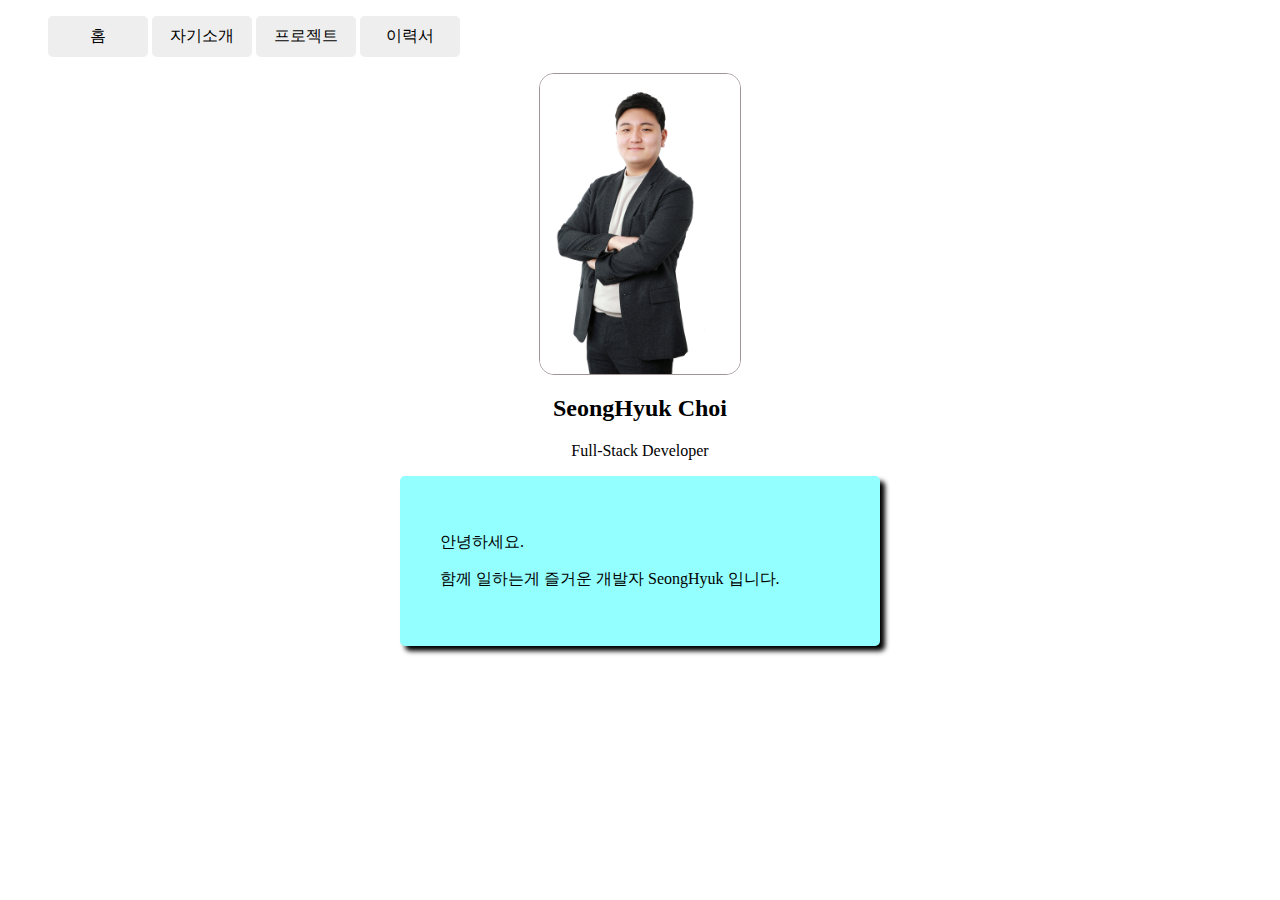
<file: index.html>
<!DOCTYPE html>
<html>
  <head>
    <meta charset="UTF-8" />
    <meta http-equiv="X-UA-Compatible" content="IE=edge" />
    <meta name="viewport" content="width=device-width, initial-scale=1.0" />

    <link href="./css/main.css" rel="stylesheet" />

    <title>Resume</title>
  </head>
  <body>
    <nav>
      <ul class="navbar">
        <li><a href="#">홈</a></li>
        <li><a href="#">자기소개</a></li>
        <li><a href="#">프로젝트</a></li>
        <li><a href="#">이력서</a></li>
      </ul>
    </nav>

    <img src="./image/profileImg.jpeg" class="profileImg" />
    <h2 class="title">SeongHyuk Choi</h2>
    <p class="role">Full-Stack Developer</p>
    <div class="box">
      <p>안녕하세요.</p>
      <p>함께 일하는게 즐거운 개발자 <span>SeongHyuk</span> 입니다.</p>
    </div>
  </body>
</html>
</file>
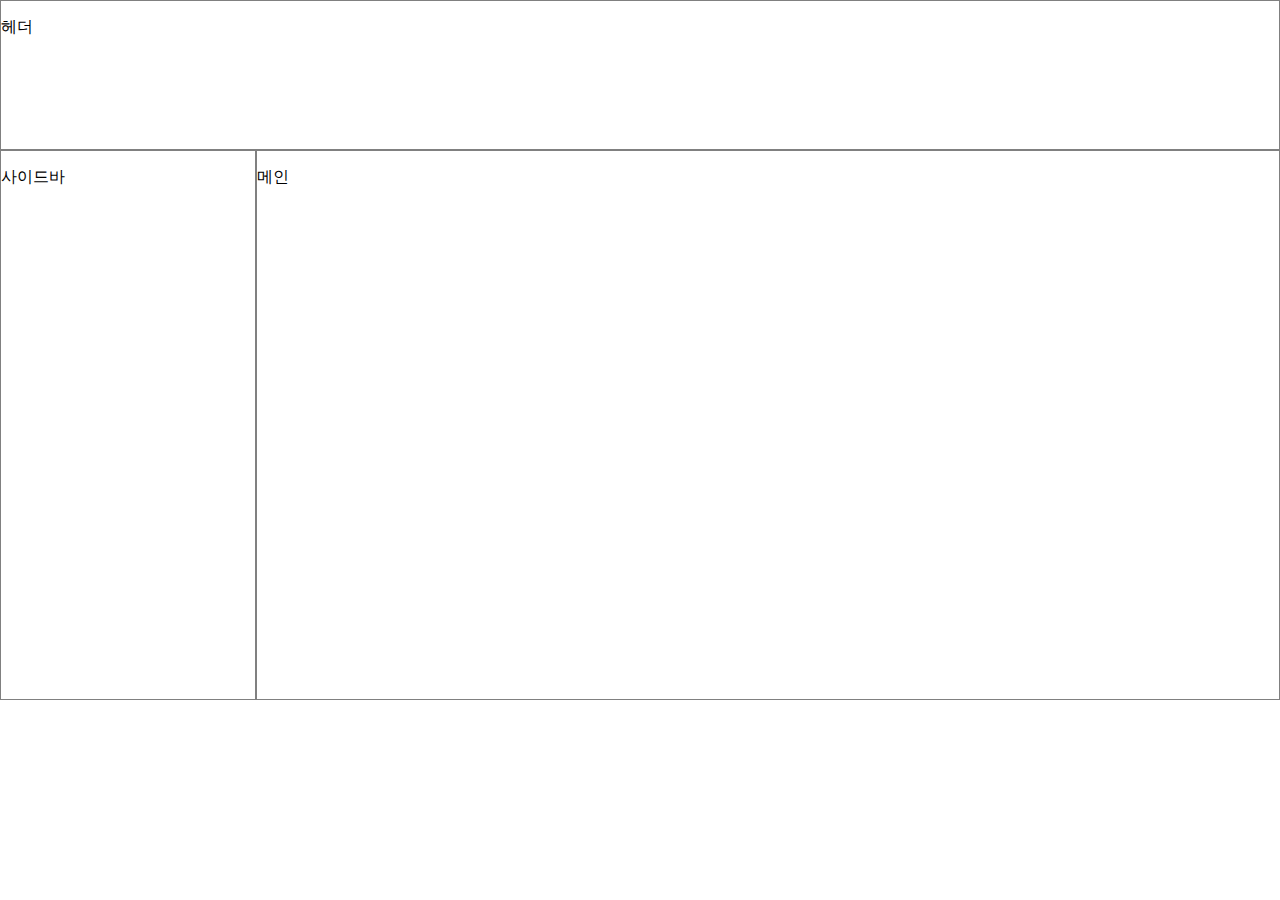
<file: grid_layout.html>
<!DOCTYPE html>
<html lang="en">
  <head>
    <meta charset="UTF-8" />
    <meta http-equiv="X-UA-Compatible" content="IE=edge" />
    <meta name="viewport" content="width=device-width, initial-scale=1.0" />
    <title>Document</title>

    <link href="./css/grid_layout.css" rel="stylesheet" />
  </head>
  <body>
    <div class="grid-container">
      <div class="grid-nav"><p>헤더</p></div>
      <div class="grid-side"><p>사이드바</p></div>
      <div class="grid-main"><p>메인</p></div>
    </div>
  </body>
</html>
</file>
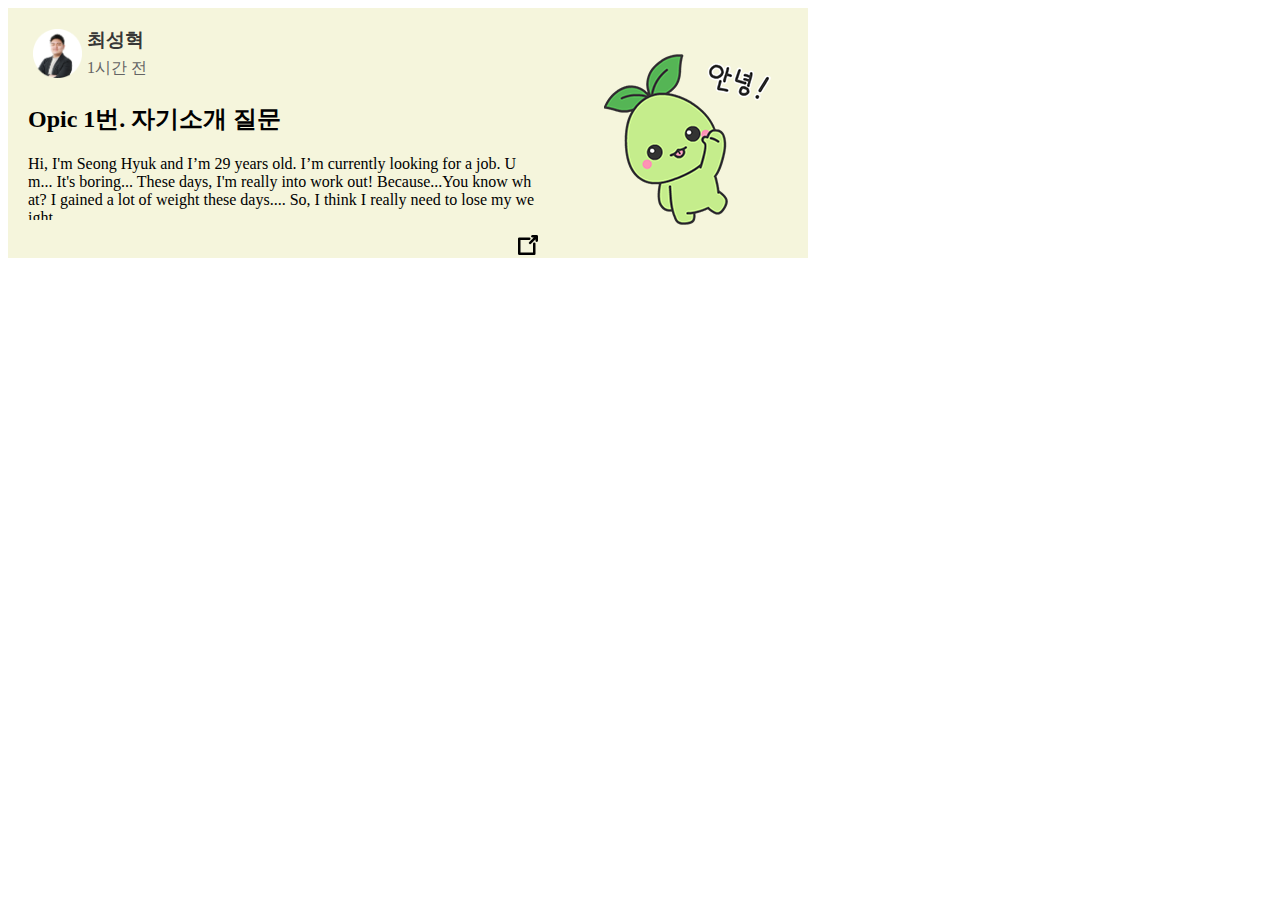
<file: homework_1.html>
<!DOCTYPE html>
<html>
  <head>
    <meta charset="UTF-8" />
    <meta http-equiv="X-UA-Compatible" content="IE=edge" />
    <meta name="viewport" content="width=device-width, initial-scale=1.0" />
    <link href="./css/main.css" rel="stylesheet" />
    <title>Document</title>
  </head>
  <body>
    <div class="container">
      <div class="left">
        <div class="profile">
          <img src="./image/profileImg_circle.png" class="profile_img" />
          <div class="idTime">
            <h3 class="id">최성혁</h3>
            <p class="time">1시간 전</p>
          </div>
        </div>
        <div class="post">
          <h2 class="postTitle">Opic 1번. 자기소개 질문</h2>
          <div class="contentBox">
            <p class="postContent">
              Hi, I'm Seong Hyuk and I’m 29 years old. I’m currently looking for
              a job. Um... It's boring... These days, I'm really into work out!
              Because...You know what? I gained a lot of weight these days....
              So, I think I really need to lose my weight.
            </p>
          </div>
          <img src="./image/icon_share.png" class="share" />
        </div>
      </div>

      <div class="right">
        <img src="./image/mococo.png" class="postImg" />
      </div>
    </div>
  </body>
</html>
</file>
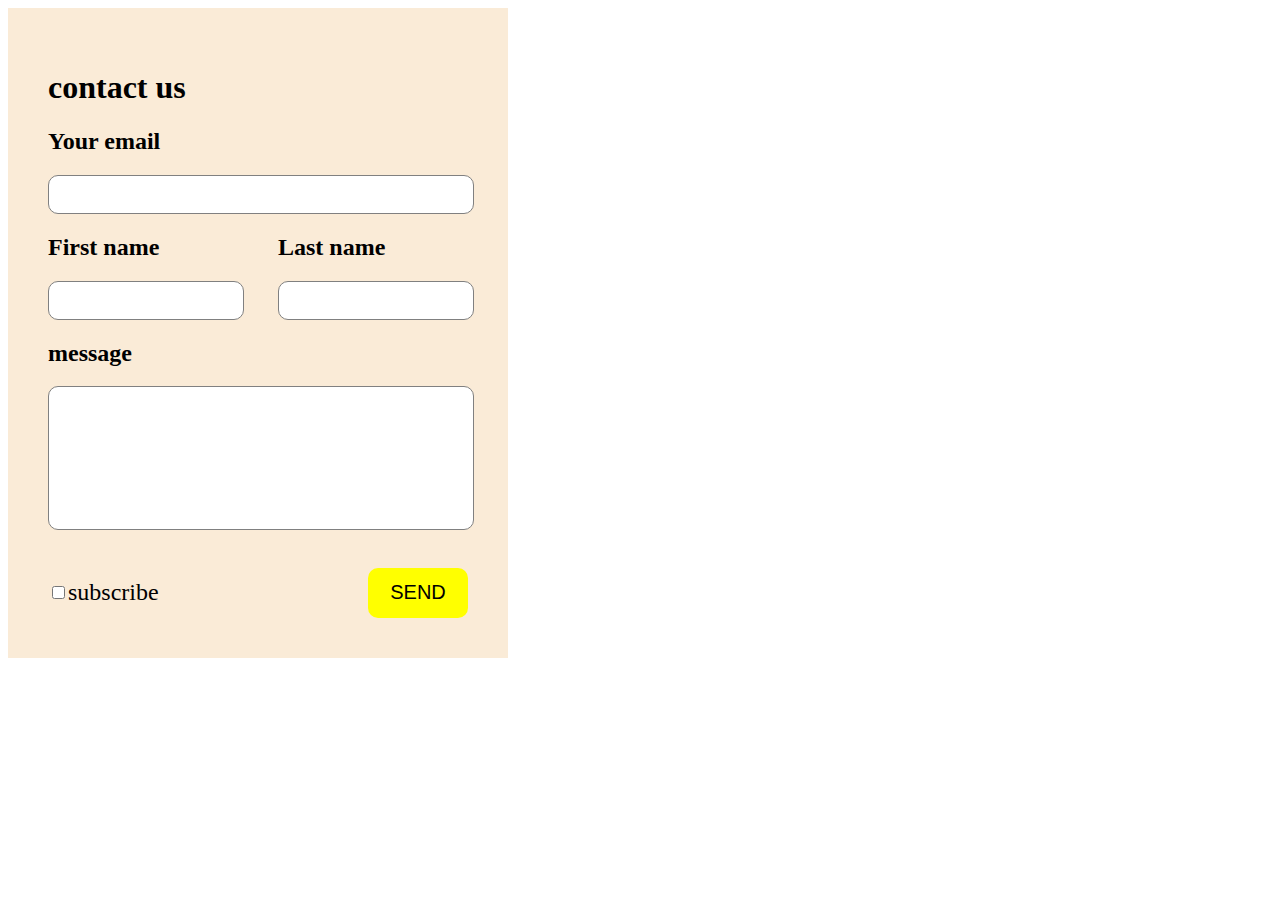
<file: homework_2.html>
<!DOCTYPE html>
<html>
  <head>
    <meta charset="UTF-8" />
    <meta http-equiv="X-UA-Compatible" content="IE=edge" />
    <meta name="viewport" content="width=device-width, initial-scale=1.0" />
    <title>Homework 2</title>

    <link href="./css/homework2.css" rel="stylesheet">
  </head>
  <body>
    <div class="container">
      <div class="title">
        <h1>contact us</h1></div>
        <div class="emailbox">
        <h2>Your email</h2>
        <input type="email" class="inputEmail">
        </div>
        <div class="namebox">
        <div class="firstbox">
            <h2>First name</h2>
            <input type="text" class="inputName">
            </div>
        <div class="lastbox">
            <h2>Last name</h2>
            <input type="text" class="inputName">
            </div>
        </div>
        <div class="messagebox">
        <h2>message</h2>
        <input type="" class="inputmessage"></div>
        <div class="formbox">
            <div style="float: left; display: flex; align-items: center;">
                <input id="sub" type="checkbox" class="checksub">
                <label for="sub" style="font-size:24px;">subscribe</label>
            </div>
            <div style="float: right;">
                <button type="submit" class="sendbutton">SEND</button>
            </div>
        </div>
      </div>
  </body>
</html>
</file>
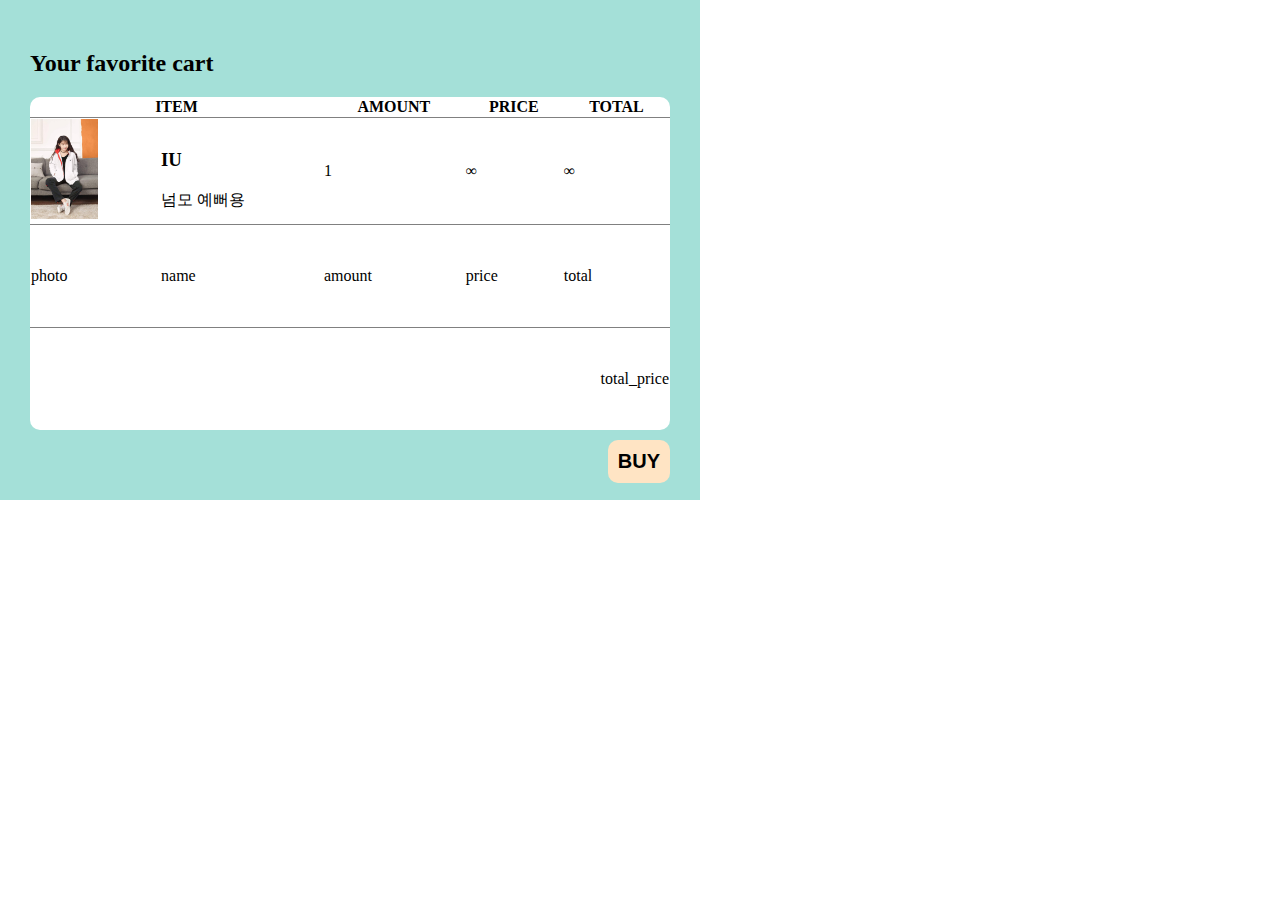
<file: homework_3.html>
<!DOCTYPE html>
<html>
  <head>
    <meta charset="UTF-8" />
    <meta http-equiv="X-UA-Compatible" content="IE=edge" />
    <meta name="viewport" content="width=device-width, initial-scale=1.0" />
    <title>homework3</title>
    <link href="css/homework_3.css" rel="stylesheet" />
  </head>
  <body>
    <div class="container">
      <h2>Your favorite cart</h2>
      <div class="tablebox">
        <table>
          <tr>
            <th colspan="2">ITEM</th>
            <th>AMOUNT</th>
            <th>PRICE</th>
            <th>TOTAL</th>
          </tr>
          <tr class="nt">
            <td>
              <img
                src="./image/KakaoTalk_Image_2022-03-06-14-14-31_001.jpeg"
                class="productImg"
              />
            </td>
            <td>
              <h3>IU</h3>
              <span>넘모 예뻐용</span>
            </td>
            <td><span>1</span></td>
            <td>∞</td>
            <td>∞</td>
          </tr>
          <tr class="nt">
            <td>photo</td>
            <td>name</td>
            <td>amount</td>
            <td>price</td>
            <td>total</td>
          </tr>
          <tr class="nt">
            <td colspan="5" align="right">total_price</td>
          </tr>
        </table>

        <button type="submit" class="btn">BUY</button>
      </div>
    </div>
  </body>
</html>
</file>
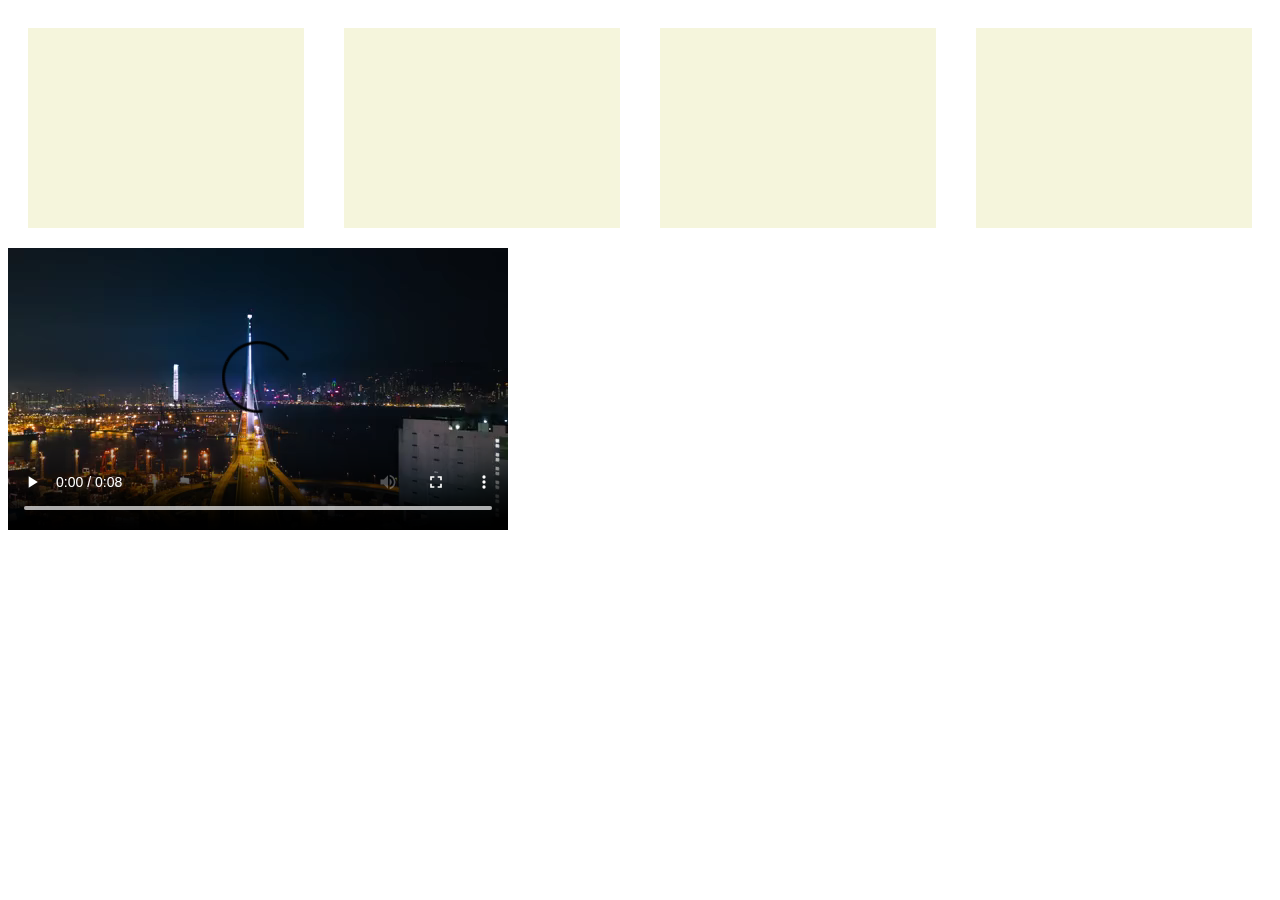
<file: homework_4.html>
<!DOCTYPE html>
<html>
  <head>
    <meta charset="UTF-8" />
    <meta http-equiv="X-UA-Compatible" content="IE=edge" />
    <meta name="viewport" content="width=device-width, initial-scale=1.0" />
    <title>Document</title>

    <link href="./css/homework_4.css" rel="stylesheet" />
  </head>
  <body>
    <div class="container">
      <div class="box"></div>
      <div class="box"></div>
      <div class="box"></div>
      <div class="box"></div>
    </div>

    <video controls>
      <source src="./image/bridge.mp4" type="video/mp4" /></video
    ><br />
  </body>
</html>
</file>
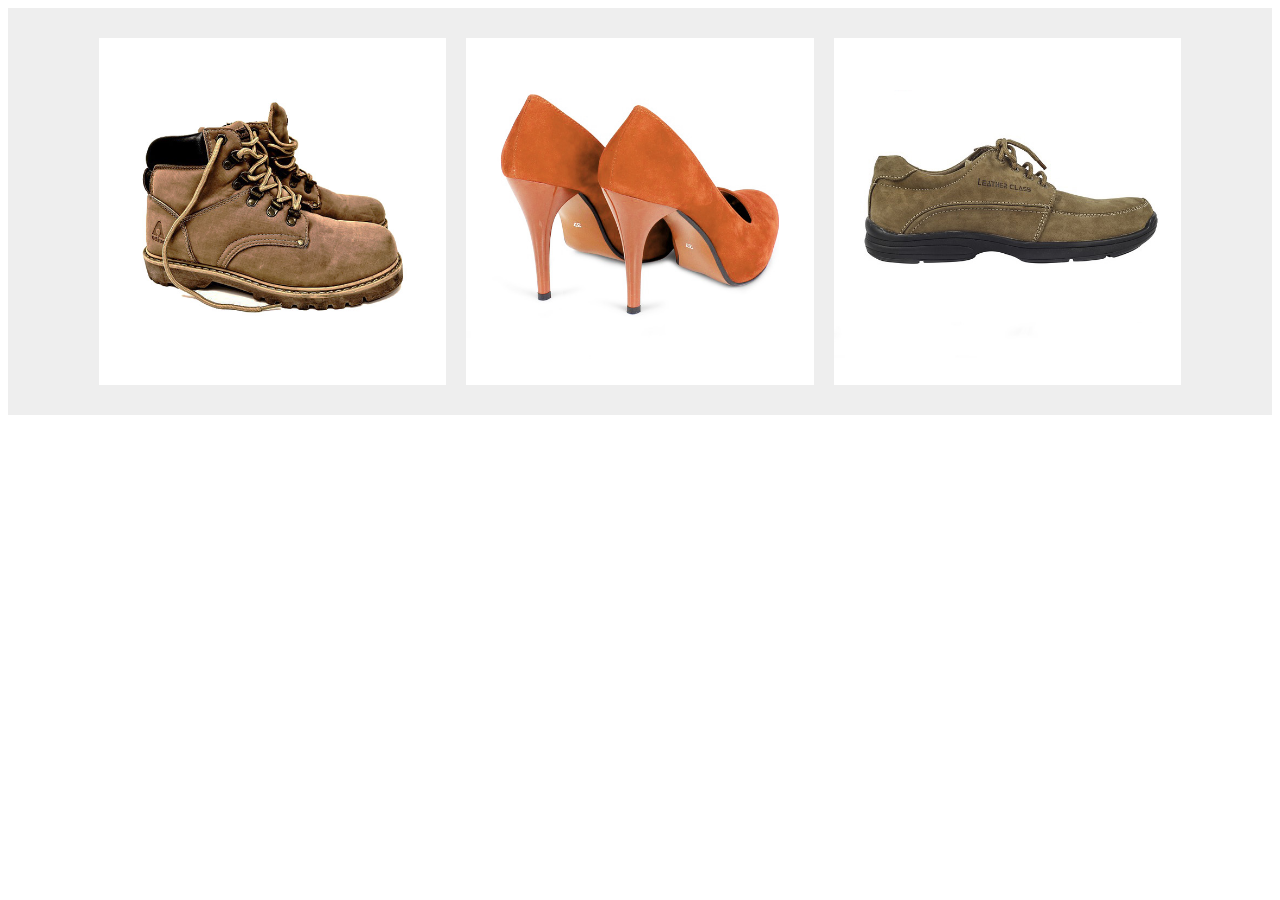
<file: homework_5.html>
<!DOCTYPE html>
<html>
  <head>
    <meta charset="UTF-8" />
    <meta http-equiv="X-UA-Compatible" content="IE=edge" />
    <meta name="viewport" content="width=device-width, initial-scale=1.0" />
    <title>Document</title>

    <link href="./css/homework_5.css" rel="stylesheet" />
  </head>
  <body>
    <div class="shop-bg">
      <div class="shop-container">
        <div class="shop-item">
          <div style="position: relative">
            <div class="overlay"></div>
            <img src="./image/product1.jpeg" />
          </div>
        </div>
        <div class="shop-item">
          <img src="./image/product2.jpeg" />
        </div>
        <div class="shop-item">
          <img src="./image/product3.jpeg" />
        </div>
      </div>
    </div>
  </body>
</html>
</file>
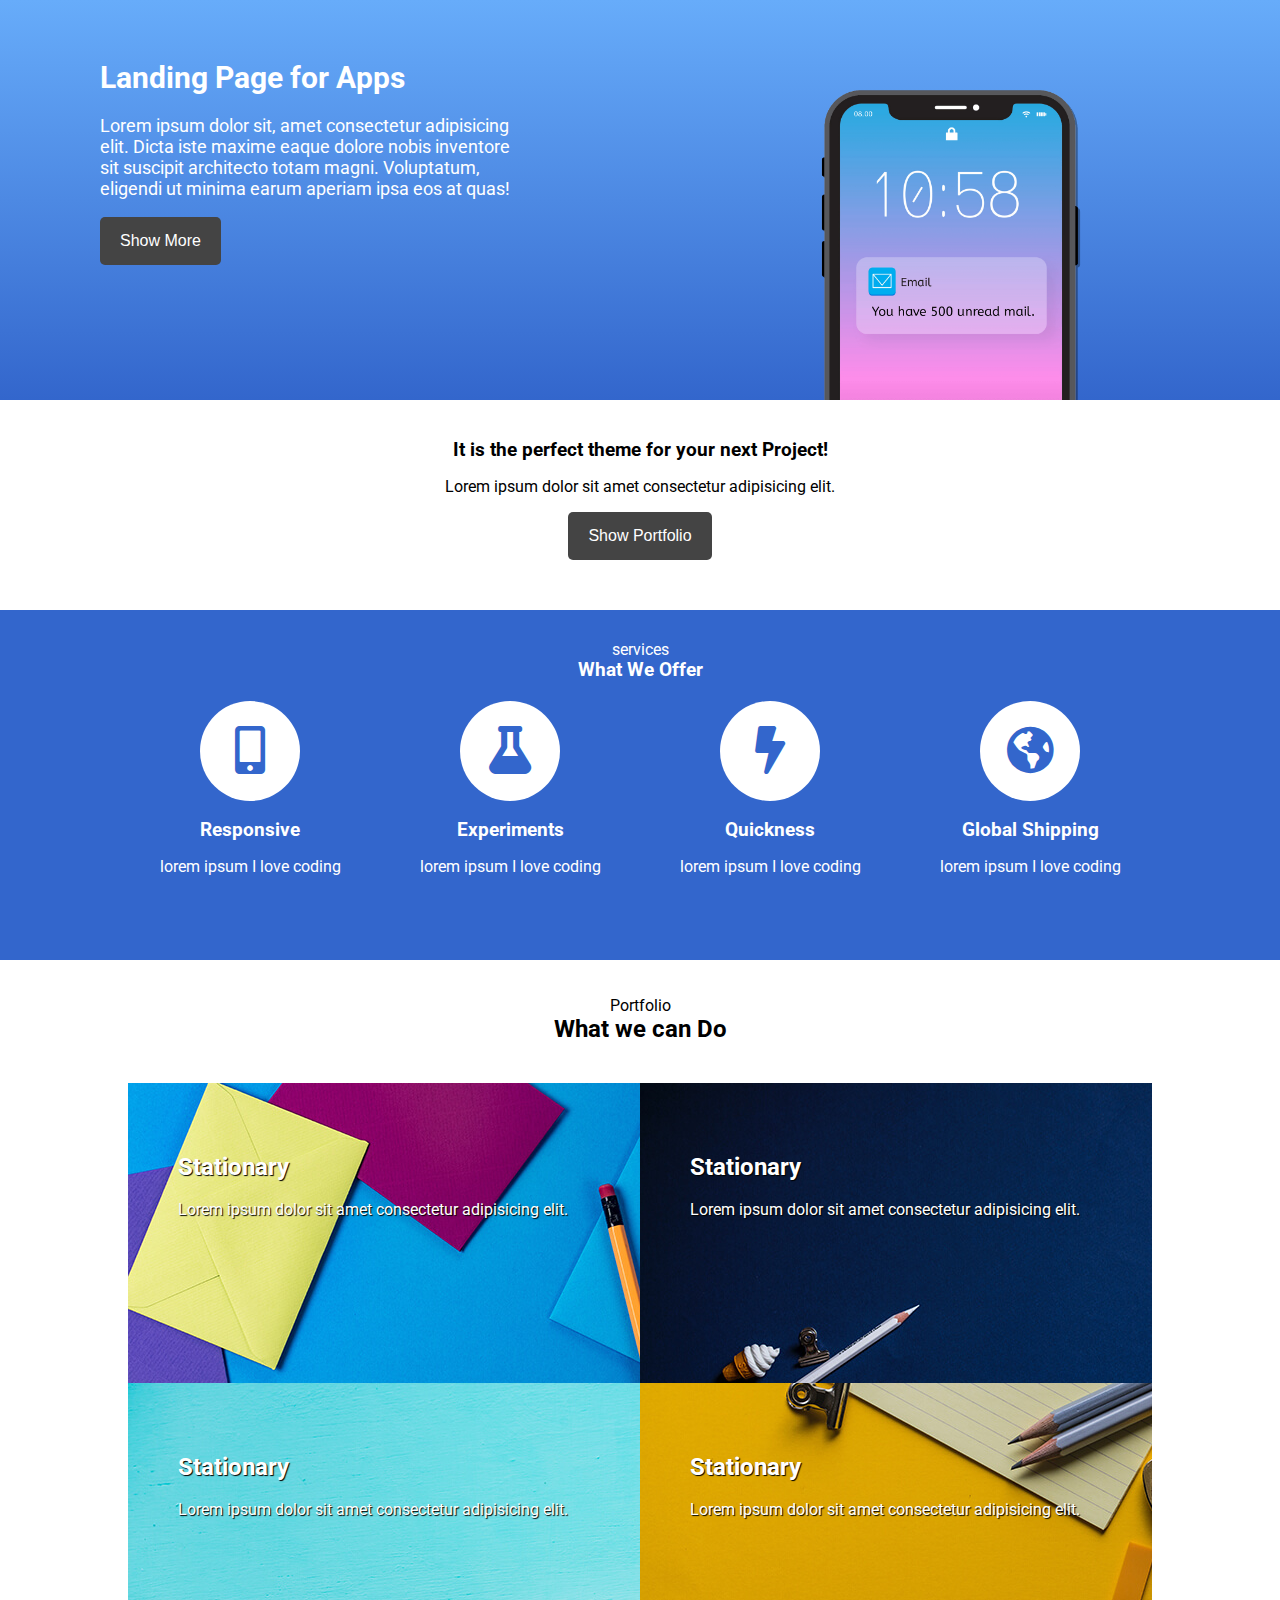
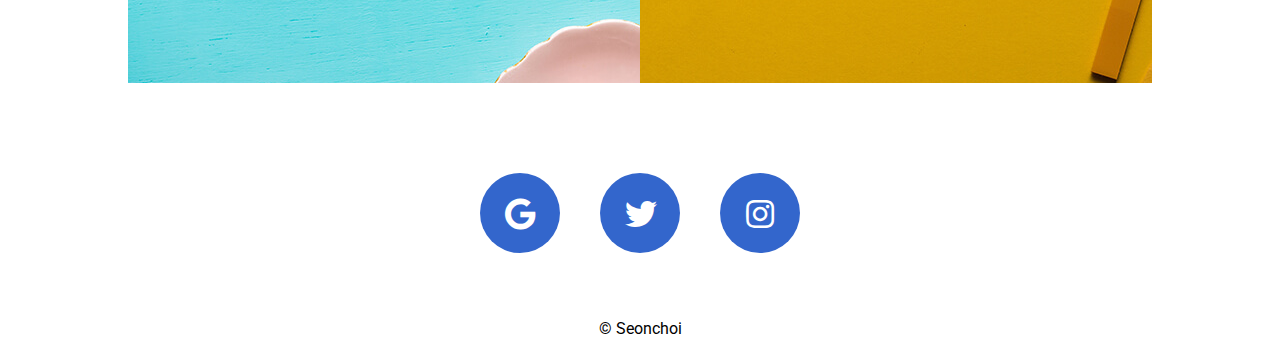
<file: landing_page.html>
<!DOCTYPE html>
<html>
  <head>
    <meta charset="UTF-8" />
    <meta http-equiv="X-UA-Compatible" content="IE=edge" />
    <meta name="viewport" content="width=device-width, initial-scale=1.0" />
    <title>Landing Page</title>
    <link href="./css/landing_page.css" rel="stylesheet" />
    <link
      rel="stylesheet"
      href="https://cdnjs.cloudflare.com/ajax/libs/font-awesome/5.15.4/css/all.min.css"
    />
  </head>
  <body>
    <div class="title_box">
      <div class="title_text">
        <h1 style="font-size: 30px">Landing Page for Apps</h1>
        <p style="font-size: 18px">
          Lorem ipsum dolor sit, amet consectetur adipisicing elit. Dicta iste
          maxime eaque dolore nobis inventore sit suscipit architecto totam
          magni. Voluptatum, eligendi ut minima earum aperiam ipsa eos at quas!
        </p>
        <button class="black_btn">Show More</button>
      </div>
      <div class="title_img">
        <img src="./image/iphone.png" class="iphone" />
      </div>
    </div>

    <div class="post_box">
      <h3 style="margin-bottom: 0px">
        It is the perfect theme for your next Project!
      </h3>
      <p>Lorem ipsum dolor sit amet consectetur adipisicing elit.</p>
      <button class="black_btn">Show Portfolio</button>
    </div>
    <div class="icon_container">
      <div class="s_text">
        <p style="margin: 0; text-align: center">services</p>
        <h3 style="margin: 0 0 20px 0; text-align: center">What We Offer</h3>
      </div>
      <div class="img_box">
        <div class="icon_box">
          <i class="fas fa-mobile-alt fa-3x"></i>
          <h3>Responsive</h3>
          <p>lorem ipsum I love coding</p>
        </div>
        <div class="icon_box">
          <i class="fas fa-flask fa-3x"></i>
          <h3>Experiments</h3>
          <p>lorem ipsum I love coding</p>
        </div>
        <div class="icon_box">
          <i class="fas fa-bolt fa-3x"></i>
          <h3>Quickness</h3>
          <p>lorem ipsum I love coding</p>
        </div>
        <div class="icon_box">
          <i class="fas fa-globe-americas fa-3x"></i>
          <h3>Global Shipping</h3>
          <p>lorem ipsum I love coding</p>
        </div>
      </div>
    </div>
    <div class="portfolio_title">
      <p>Portfolio</p>
      <h2>What we can Do</h2>
    </div>
    <div class="img_container">
      <div class="border_box">
        <div class="white-box"></div>
        <div
          class="img_set"
          style="background-image: url(./image/portfolio-1.jpeg)"
        >
          <h2>Stationary</h2>
          <p>Lorem ipsum dolor sit amet consectetur adipisicing elit.</p>
        </div>
      </div>

      <div class="border_box">
        <div class="white-box"></div>
        <div
          class="img_set"
          style="background-image: url(./image/portfolio-2.jpeg)"
        >
          <h2>Stationary</h2>
          <p>Lorem ipsum dolor sit amet consectetur adipisicing elit.</p>
        </div>
      </div>

      <div class="border_box">
        <div class="white-box"></div>
        <div
          class="img_set"
          style="background-image: url(./image/portfolio-3.jpeg)"
        >
          <h2>Stationary</h2>
          <p>Lorem ipsum dolor sit amet consectetur adipisicing elit.</p>
        </div>
      </div>

      <div class="border_box">
        <div class="white-box"></div>
        <div
          class="img_set"
          style="background-image: url(./image/portfolio-4.jpeg)"
        >
          <h2>Stationary</h2>
          <p>Lorem ipsum dolor sit amet consectetur adipisicing elit.</p>
        </div>
      </div>
    </div>

    <footer>
      <i class="fab fa-google fa-2x"></i>
      <i class="fab fa-twitter fa-2x"></i>
      <i class="fab fa-instagram fa-2x"></i>
    </footer>
    <p style="text-align: center">© Seonchoi</p>
  </body>
</html>
</file>
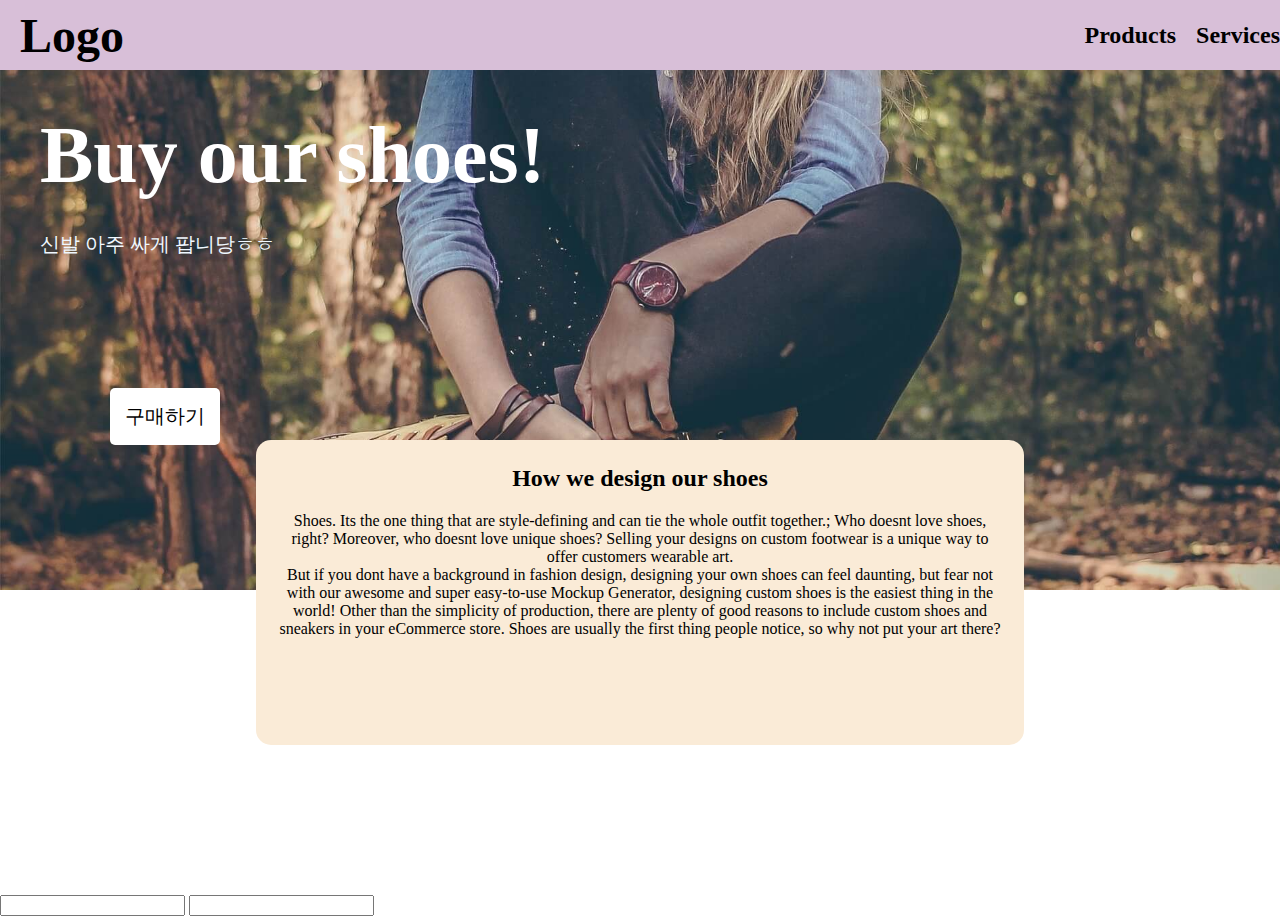
<file: layout_2.html>
<!DOCTYPE html>
<html>
  <head>
    <meta charset="UTF-8" />
    <meta http-equiv="X-UA-Compatible" content="IE=edge" />
    <meta name="viewport" content="width=device-width, initial-scale=1.0" />
    <title>Document</title>

    <link href="./css/layout.css" rel="stylesheet" />
  </head>
  <body style="margin: 0">
    <nav>
      <div class="nav logo"><h1>Logo</h1></div>
      <div style="flex-grow: 1"></div>
      <div class="nav item">
        <h2>Products</h2>
      </div>
      <div class="nav item">
        <h2>Services</h2>
      </div>
    </nav>

    <div class="main-background">
      <h4 class="main-title">Buy our shoes!</h4>
      <p class="main-post">신발 아주 싸게 팝니당ㅎㅎ</p>
      <button class="main-button">구매하기</button>
    </div>
    <div class="under_box">
      <h2 class="small_title">How we design our shoes</h2>
      <p class="small_text">
        Shoes. Its the one thing that are style-defining and can tie the whole
        outfit together.; Who doesnt love shoes, right? Moreover, who doesnt
        love unique shoes? Selling your designs on custom footwear is a unique
        way to offer customers wearable art.<br />
        But if you dont have a background in fashion design, designing your own
        shoes can feel daunting, but fear not with our awesome and super
        easy-to-use Mockup Generator, designing custom shoes is the easiest
        thing in the world! Other than the simplicity of production, there are
        plenty of good reasons to include custom shoes and sneakers in your
        eCommerce store. Shoes are usually the first thing people notice, so why
        not put your art there?
      </p>
    </div>

    <form>
      <input type="text" />
      <input type="email" />
    </form>
  </body>
</html>
</file>
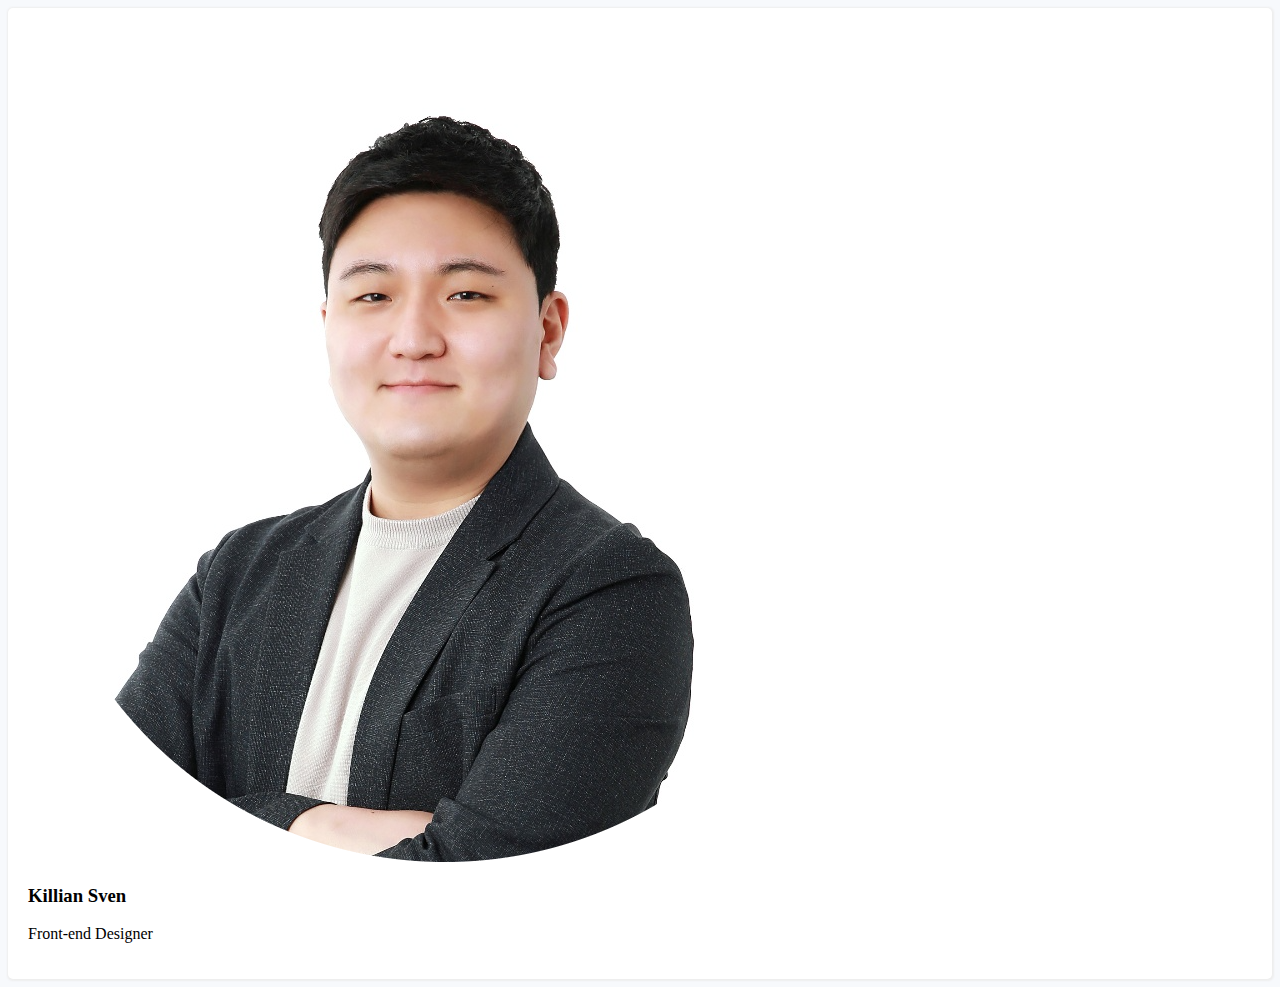
<file: portfolio_1.html>
<!DOCTYPE html>
<html lang="en">
  <head>
    <meta charset="utf-8" />
    <meta name="viewport" content="width=device-width, initial-scale=1" />

    <link
      href="https://cdn.jsdelivr.net/npm/bootstrap@5.1.3/dist/css/bootstrap.min.css"
      rel="stylesheet"
      integrity="sha384-1BmE4kWBq78iYhFldvKuhfTAU6auU8tT94WrHftjDbrCEXSU1oBoqyl2QvZ6jIW3"
      crossorigin="anonymous"
    />
    <link href="./css/portfolio_1.css" rel="stylesheet" />

    <title>Portfolio_1</title>
  </head>

  <body style="background: #f7f9fc">
    <div class="container white_box">
      <div class="row">
        <div class="col">
          <div class="d-flex">
            <div class="flex-shrink-0">
              <img src="./image/profileImg_circle.png" />
            </div>
            <div class="flex-grow-1 ms-3">
              <h3>Killian Sven</h3>
              <p>Front-end Designer</p>
            </div>
          </div>
        </div>
        <div class="col"></div>
      </div>
    </div>
    <script
      src="https://cdn.jsdelivr.net/npm/bootstrap@5.1.3/dist/js/bootstrap.bundle.min.js"
      integrity="sha384-ka7Sk0Gln4gmtz2MlQnikT1wXgYsOg+OMhuP+IlRH9sENBO0LRn5q+8nbTov4+1p"
      crossorigin="anonymous"
    ></script>
  </body>
</html>
</file>
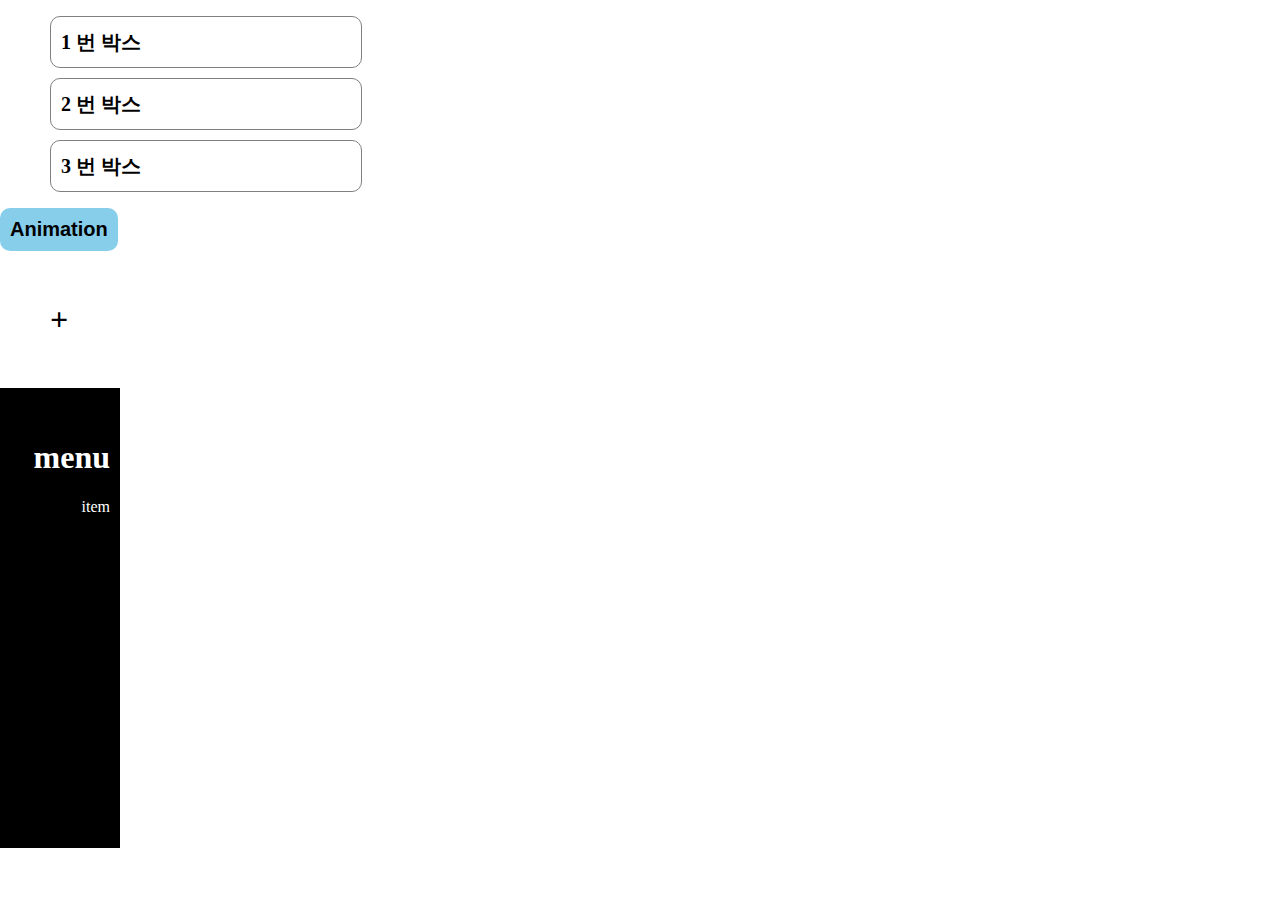
<file: prac_sass.html>
<!DOCTYPE html>
<html lang="en">
  <head>
    <meta charset="UTF-8" />
    <meta http-equiv="X-UA-Compatible" content="IE=edge" />
    <meta name="viewport" content="width=device-width, initial-scale=1.0" />
    <title>Document</title>
    <link href="./css/prac_sass.css" rel="stylesheet" />
  </head>
  <body>
    <ul class="list">
      <li>1 번 박스</li>
      <li>2 번 박스</li>
      <li>3 번 박스</li>
    </ul>

    <button class="ani-button">Animation</button>

    <br />

    <h1 class="ani-plus">+</h1>

    <div class="ani-menu">
      <h1>menu</h1>
      <p>item</p>
    </div>
  </body>
</html>
</file>
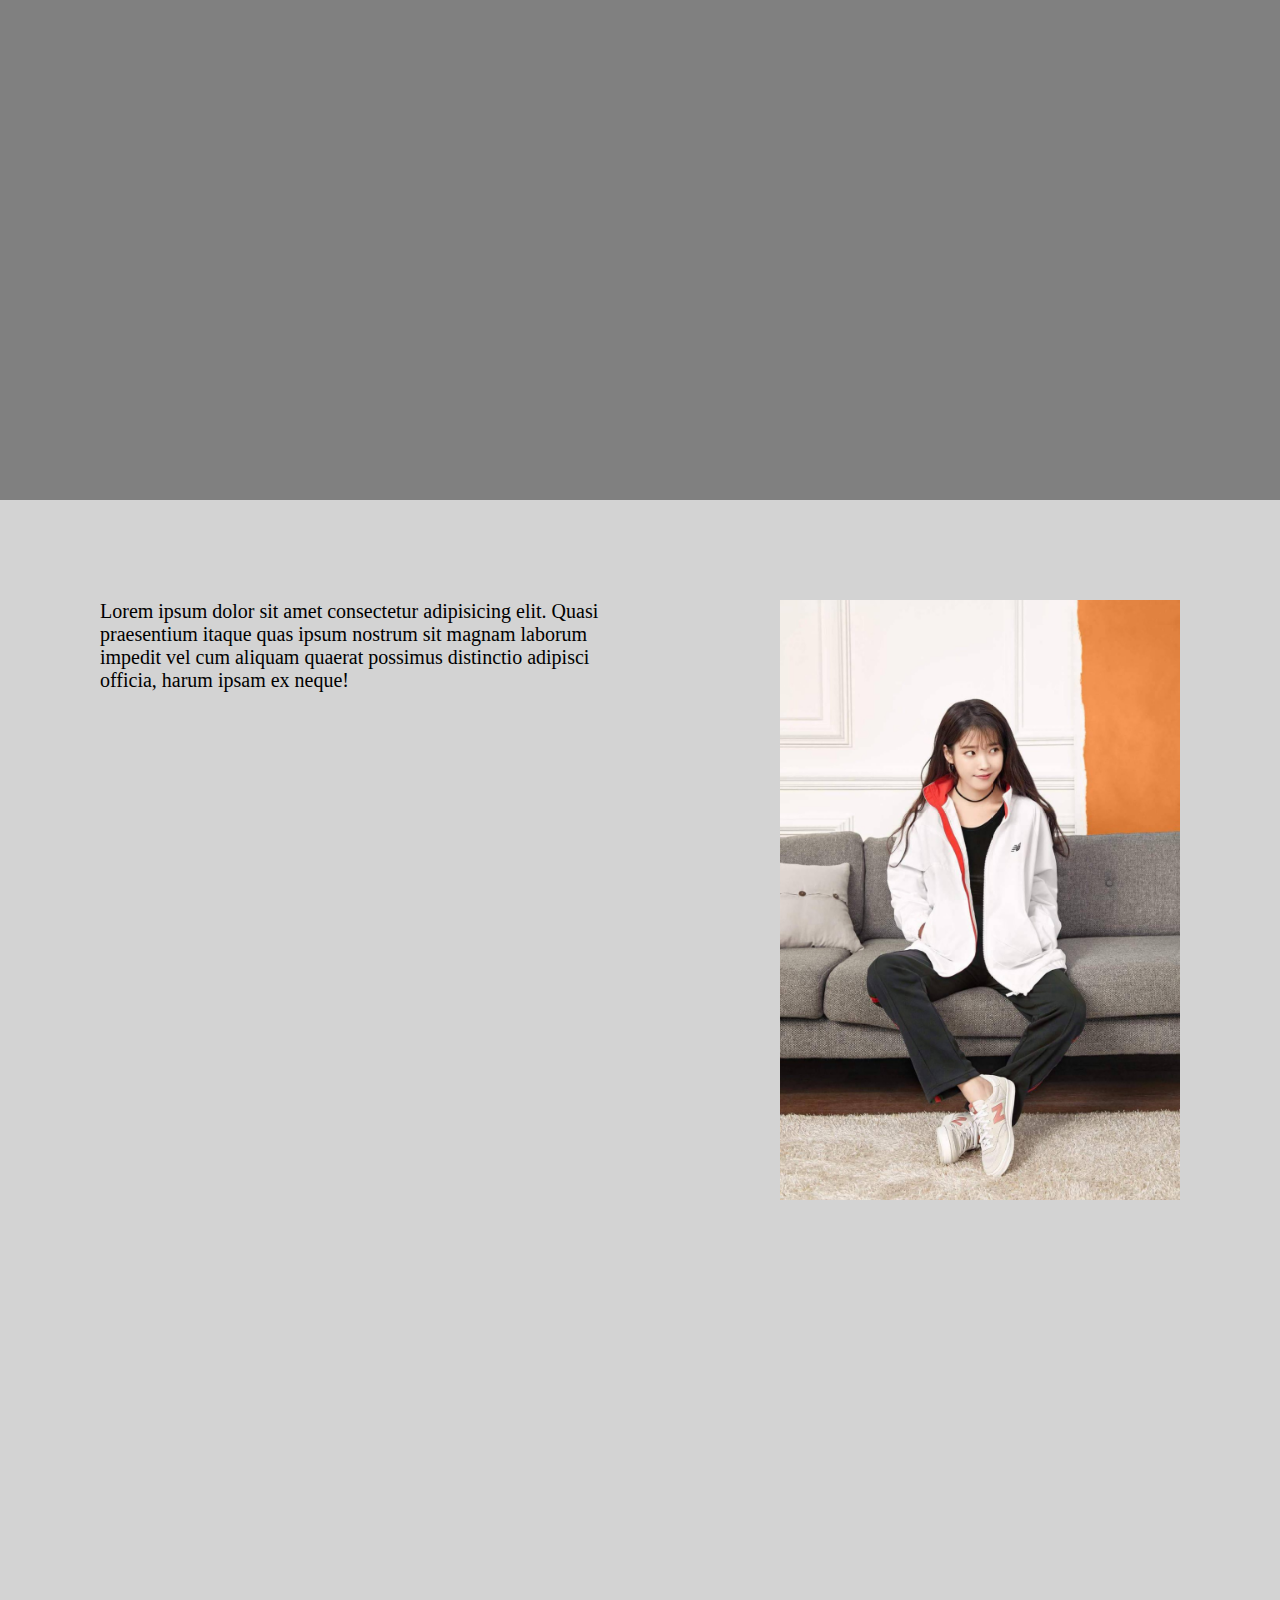
<file: sticky.html>
<!DOCTYPE html>
<html lang="en">
  <head>
    <meta charset="UTF-8" />
    <meta http-equiv="X-UA-Compatible" content="IE=edge" />
    <meta name="viewport" content="width=device-width, initial-scale=1.0" />
    <title>Document</title>
    <link href="./css/sticky.css" rel="stylesheet" />
  </head>
  <body style="background: grey; height: 3000px">
    <div class="grey">
      <div class="image">
        <img
          src="./image/KakaoTalk_Image_2022-03-06-14-14-31_001.jpeg"
          width="100%"
        />
      </div>
      <div class="text">
        Lorem ipsum dolor sit amet consectetur adipisicing elit. Quasi
        praesentium itaque quas ipsum nostrum sit magnam laborum impedit vel cum
        aliquam quaerat possimus distinctio adipisci officia, harum ipsam ex
        neque!
      </div>
    </div>
  </body>
</html>
</file>
<file: css/main.css>
.profileImg {
  width: 200px;
  display: block;
  margin-left: auto;
  margin-right: auto;
  border: 1px solid rgb(161, 147, 147);
  border-radius: 15px;
}

.title {
  text-align: center;
}

.role {
  text-align: center;
}

.box {
  width: 400px;
  background-color: rgb(148, 255, 255);
  margin: 10px;
  padding: 40px;
  border-radius: 5px;
  margin-left: auto;
  margin-right: auto;
  box-shadow: 5px 5px 5px;
}

.container {
  width: 800px;
  height: 250px;
  background-color: beige;
}

.left {
  width: 540px;
  height: 240px;
  float: left;
  margin: 5px;
}

.right {
  width: 240px;
  height: 240px;
  float: left;
  margin: 5px;
  display: flex;
  align-items: center;
  justify-content: center;
}

.profile {
  margin: 5px;
  width: 530px;
  height: 70px;
  display: flex;
  align-items: center;
}

.profile_img {
  height: 70%;
  margin: 5px;
  margin-left: 15px;
}

.post {
  margin: 5px;
  width: 530px;
  height: 155px;
  word-break: break-all;
}

.postTitle {
  margin: 0;
  padding: 10px;
}

.contentBox {
  width: 100%;
  height: 75px;
  overflow-y: auto;
}

.postContent {
  margin: 0;
  padding: 10px;
}

.id {
  color: rgb(55, 55, 55);
  margin: 5px 0;
}

.time {
  color: rgb(100, 100, 100);
  margin: 5px 0;
}

.share {
  width: 20px;
  height: 20px;
  float: right;
  margin-right: 10px;
  margin-top: 15px;
}

.postImg {
  width: auto;
  height: auto;
}

.navbar li {
  display: inline-block;
  width: 80px;
  text-align: center;
  background-color: #eee;
  padding: 10px;
  border-radius: 5px;
}

.navbar > li > a {
  color: black;
  font-size: 16px;
  text-decoration-line: none;
}
</file>
<file: css/grid_layout.css>
body {
  margin: 0;
}

div {
  box-sizing: border-box;
}

.grid-container {
  display: grid;
  height: 700px;
  grid-template-columns: 1fr 1fr 1fr 1fr 1fr;
  grid-template-rows: 150px 1fr;
  grid-template-areas: "nav nav nav nav nav" "side main main main main";
}

.grid-container div {
  border: 1px solid grey;
}

.grid-nav {
  grid-area: nav;
}

.grid-side {
  grid-area: side;
}

.grid-main {
  grid-area: main;
}

@media screen and (max-width: 768px) {
  .grid-container {
    display: grid;
    height: 700px;
    grid-template-columns: 1fr;
    grid-template-rows: 150px 1fr 1fr;
    grid-template-areas: "nav" "side" "main";
  }
}/*# sourceMappingURL=grid_layout.css.map */
</file>
<file: css/homework2.css>
div {
    box-sizing: border-box;
}
.container {
    width: 500px;
    height : 650px;
    background-color: antiquewhite;
    padding:40px;
}

.title {
}

.inputEmail {
    border: 1px solid gray;
    width:100%;
    height : 35px;
    border-radius: 10px;
}

.firstbox {
    width:50%;
    padding-right: 20px;
    float: left;
}

.lastbox {
    width:50%;
    padding-left: 20px;
    float: left;
}

.inputName {
    border: 1px solid gray;
    width:100%;
    height:35px;
    border-radius: 10px;
}

.messagebox {
    width:100%;
    height: 40%;
}

.namebox::after{
   content:'';
   display:block;
   clear:both;
}

.inputmessage {
    border: 1px solid gray;
    width:100%;
    height:140px;
    border-radius: 10px;
}

.checksub {
    float: left;
}

.formbox {
    
  display: flex;
    align-items: center;
  justify-content: space-between;
}

.sendbutton {
    font-size: 20px;
    width:100px;
    height: 50px;
    background-color: yellow;
    border: 0px;
    border-radius: 10px;
}
</file>
<file: css/homework_3.css>
div {
  box-sizing: border-box;
}

body {
  margin: 0;
}

.container {
  width: 700px;
  height: 500px;
  padding: 30px;
  background-color: rgb(164, 224, 216);
}

td {
  height: 100px;
}

table {
  width: 100%;
  height: auto;
  background-color: white;
  border-collapse: collapse;
  border-radius: 10px;
}

.productImg {
  height: 100%;
  object-fit: cover;
}

.nt {
  border-top: 1px gray solid;
}

.tablebox {
  width: 100%;
  height: 100%;
  border-radius: 15px;
}

.btn {
  float: right;
  margin-top: 10px;
  padding: 10px;
  border: none;
  border-radius: 10px;
  font-size: 20px;
  font-weight: bold;
  background-color: bisque;
  cursor: pointer;
}

.btn:hover {
  background-color: burlywood;
}

.btn:active {
  background-color: brown;
}
</file>
<file: css/homework_4.css>
.container {
  display: flex;
  justify-content: center;
}

.box {
  width: 25%;
  height: 200px;
  margin: 20px;
  background-color: beige;
}

@media screen and (max-width: 1200px) {
  .container {
    flex-wrap: wrap;
  }
  .box {
    width: 40%;
  }
}

@media screen and (max-width: 768px) {
  .box {
    width: 100%;
  }
}
</file>
<file: css/homework_5.css>
.shop-bg {
  background-color: #eee;
  padding: 20px;
}
.shop-container {
  display: flex;
  width: 90%;
  margin: auto;
}
.shop-item {
  width: 33%;
  padding: 10px;
}
.shop-item img {
  width: 100%;
  display: block;
}

.overlay {
  position: absolute;
  width: 100%;
  height: 100%;
  background: rgba(0, 0, 0, 0.5);
  opacity: 0;
  transition: all 1s;
}

.overlay:hover {
  height: 50%;
  opacity: 1;
}
</file>
<file: css/landing_page.css>
@import url("https://fonts.googleapis.com/css2?family=Roboto:ital,wght@0,100;0,300;0,400;0,500;0,700;1,400;1,700&display=swap");

html {
  font-family: "Roboto", sans-serif;
}

body {
  margin: 0;
}

div {
  box-sizing: border-box;
}

.title_box {
  width: 100%;
  height: 400px;
  background: linear-gradient(#67acfa, #3366cc);
  display: flex;
  justify-content: space-between;
}

.title_text {
  width: 500px;
  min-width: 350px;
  height: 100%;
  padding: 40px;
  margin: 0 0 0 60px;
  color: white;
}

.title_img {
  width: 600px;
  min-width: 450px;
  display: flex;
  justify-content: center;
  align-items: flex-end;
  margin: 0 30px 0;
}

.iphone {
  width: 50%;
}

.post_box {
  width: 50%;
  padding-top: 20px;
  margin: auto;
  margin-bottom: 50px;
  display: flex;
  flex-direction: column;
  align-items: center;
}

.black_btn {
  color: white;
  font-size: 16px;
  background-color: rgb(68, 68, 68);
  border: 0;
  padding: 15px 20px;
  border-radius: 5px;
}

.black_btn:hover {
  background-color: rgb(42, 42, 42);
  cursor: pointer;
}

.icon_container {
  width: 100%;
  height: 350px;
  background-color: #3366cc;
  color: white;
  padding: 30px 150px;
}

.img_box {
  display: flex;
  justify-content: space-between;
}

.icon_box {
  width: 200px;
  height: 200px;
  display: flex;
  flex-direction: column;
  align-items: center;
}

.img_box i {
  text-align: center;
  color: #3366cc;
  background-color: white;
  width: 100px;
  height: 100px;
  border-radius: 50px;
  padding: 25px;
  box-sizing: border-box;
}

.img_box h3 {
  margin-bottom: 0;
}

.portfolio_title {
  display: flex;
  flex-direction: column;
  align-items: center;
  padding: 20px;
}

.portfolio_title h2 {
  margin-top: 0;
}

.portfolio_title p {
  margin-bottom: 0;
}

.img_container {
  width: 80%;
  height: 600px;
  margin: auto;
  color: white;
}

.border_box {
  width: 50%;
  height: 50%;
  float: left;
}

.img_set {
  width: 100%;
  height: 100%;
  padding: 50px;
  text-shadow: 1px 1px 1px #000;
}

.white-box {
  position: absolute;
  width: 40%;
  height: 40%;
  z-index: 2;
  border: 0px solid white;
  transition: all 1s;
}

.white-box:hover {
  border: 30px solid white;
}

footer {
  padding-top: 70px;
  width: 100%;
  height: 150px;
  display: flex;
  justify-content: center;
}

footer i {
  text-align: center;
  margin: 20px;
  color: white;
  background-color: #3366cc;
  width: 80px;
  height: 80px;
  border-radius: 40px;
  padding: 25px;
  box-sizing: border-box;
}

@media screen and (max-width: 768px) {
  .title_box {
    height: 600px;
    flex-direction: column;
  }
  .title_img {
    width: 250px;
  }
  .title_text {
    margin: auto;
  }

  .title_img {
    margin: auto;
  }
  .icon_container {
    padding: 30px 0;
  }
}
</file>
<file: css/layout.css>
nav {
  width: 100%;
  height: 50px;
  background-color: thistle;
  display: flex;
  justify-content: space-between;
  align-items: center;
  padding: 10px;
}

.logo {
  font-size: 24px;
}

.nav {
  margin: 0 10px;
}

.main-background {
  width: 100%;
  padding: 10px;
  height: 500px;
  background-image: url(../image/shoes.jpeg);
  background-size: cover;
  background-repeat: no-repeat;
  background-position: center;
}

.main-title {
  color: white;
  font-size: 80px;
  margin: 30px;
}

.main-post {
  color: aliceblue;
  font-size: 20px;
  margin: 30px;
}

.main-button {
  padding: 15px;
  font-size: 20px;
  background-color: white;
  border: none;
  border-radius: 5px;
  position: relative;
  top: 100px;
  left: 100px;
}

.under_box {
  position: relative;
  padding-top: 5px;
  width: 60%;
  height: 300px;
  background-color: antiquewhite;
  text-align: center;
  border-radius: 15px;
  margin: auto;
  bottom: 150px;
}

.small_title {
  margin: 20px;
}

.small_text {
  margin: 20px;
}

@media screen and (max-width: 1000px) {
  .main-title {
    font-size: 30px;
  }
}
</file>
<file: css/portfolio_1.css>
.white_box {
  background: white;
  padding: 20px;
  border-radius: 5px;
  box-shadow: 0.5px 0.5px 2px 1px #eee;
}
</file>
<file: css/prac_sass.css>
body {
  margin: 0;
}

.list li {
  list-style: none;
  width: 300px;
  height: 50px;
  border: 1px solid grey;
  border-radius: 10px;
  padding-left: 10px;
  margin: 10px;
  display: flex;
  justify-content: flex-start;
  align-items: center;
  font-size: 20px;
  font-weight: bold;
}
.list li:hover {
  background-color: #1f64fa;
  color: white;
}

.ani-button {
  padding: 10px;
  font-size: 20px;
  font-weight: bold;
  border: none;
  border-radius: 10px;
  background-color: skyblue;
}

.ani-button:hover {
  -webkit-animation-name: shake;
          animation-name: shake;
  -webkit-animation-duration: 1s;
          animation-duration: 1s;
}

@-webkit-keyframes shake {
  0% {
    transform: rotateZ(0deg);
  }
  15% {
    transform: rotateZ(10deg);
  }
  30% {
    transform: rotateZ(-10deg);
  }
  50% {
    transform: rotateZ(5deg);
  }
  75% {
    transform: rotateZ(-5deg);
  }
  100% {
    transform: rotateZ(0deg);
  }
}

@keyframes shake {
  0% {
    transform: rotateZ(0deg);
  }
  15% {
    transform: rotateZ(10deg);
  }
  30% {
    transform: rotateZ(-10deg);
  }
  50% {
    transform: rotateZ(5deg);
  }
  75% {
    transform: rotateZ(-5deg);
  }
  100% {
    transform: rotateZ(0deg);
  }
}
.ani-plus {
  margin: 50px;
  padding: 0;
  display: inline-block;
}

.ani-plus:hover {
  -webkit-animation-name: plus;
          animation-name: plus;
  -webkit-animation-duration: 1s;
          animation-duration: 1s;
}

@-webkit-keyframes plus {
  0% {
    transform: rotateZ(0deg);
  }
  20% {
    transform: rotateZ(-45deg);
  }
  100% {
    transform: rotateZ(45deg) scale(3);
  }
}

@keyframes plus {
  0% {
    transform: rotateZ(0deg);
  }
  20% {
    transform: rotateZ(-45deg);
  }
  100% {
    transform: rotateZ(45deg) scale(3);
  }
}
.ani-menu {
  width: 200px;
  height: 400px;
  background-color: black;
  color: white;
  padding: 30px 10px;
  transform: translateX(-100px);
  transition: all 1s;
  text-align: end;
}

.ani-menu:hover {
  transform: translateX(0px);
  text-align: center;
}

.ani-menu:hover p {
  -webkit-animation-name: item;
          animation-name: item;
  -webkit-animation-duration: 1s;
          animation-duration: 1s;
}

@-webkit-keyframes item {
  0% {
    transform: translate(-150);
  }
  50% {
    transform: translateX(70px) skew(-45deg);
  }
  100% {
    transform: translateX(0px);
  }
}

@keyframes item {
  0% {
    transform: translate(-150);
  }
  50% {
    transform: translateX(70px) skew(-45deg);
  }
  100% {
    transform: translateX(0px);
  }
}/*# sourceMappingURL=prac_sass.css.map */
</file>
<file: css/sticky.css>
body {
  margin: 0;
}

div {
  box-sizing: border-box;
}

.grey {
  background-color: lightgrey;
  height: 2000px;
  margin-top: 500px;
  padding: 100px;
}

.image {
  float: right;
  width: 400px;
  position: -webkit-sticky;
  position: sticky;
  top: 100px;
}

.text {
  float: left;
  width: 500px;
  font-size: 20px;
}/*# sourceMappingURL=sticky.css.map */
</file>
